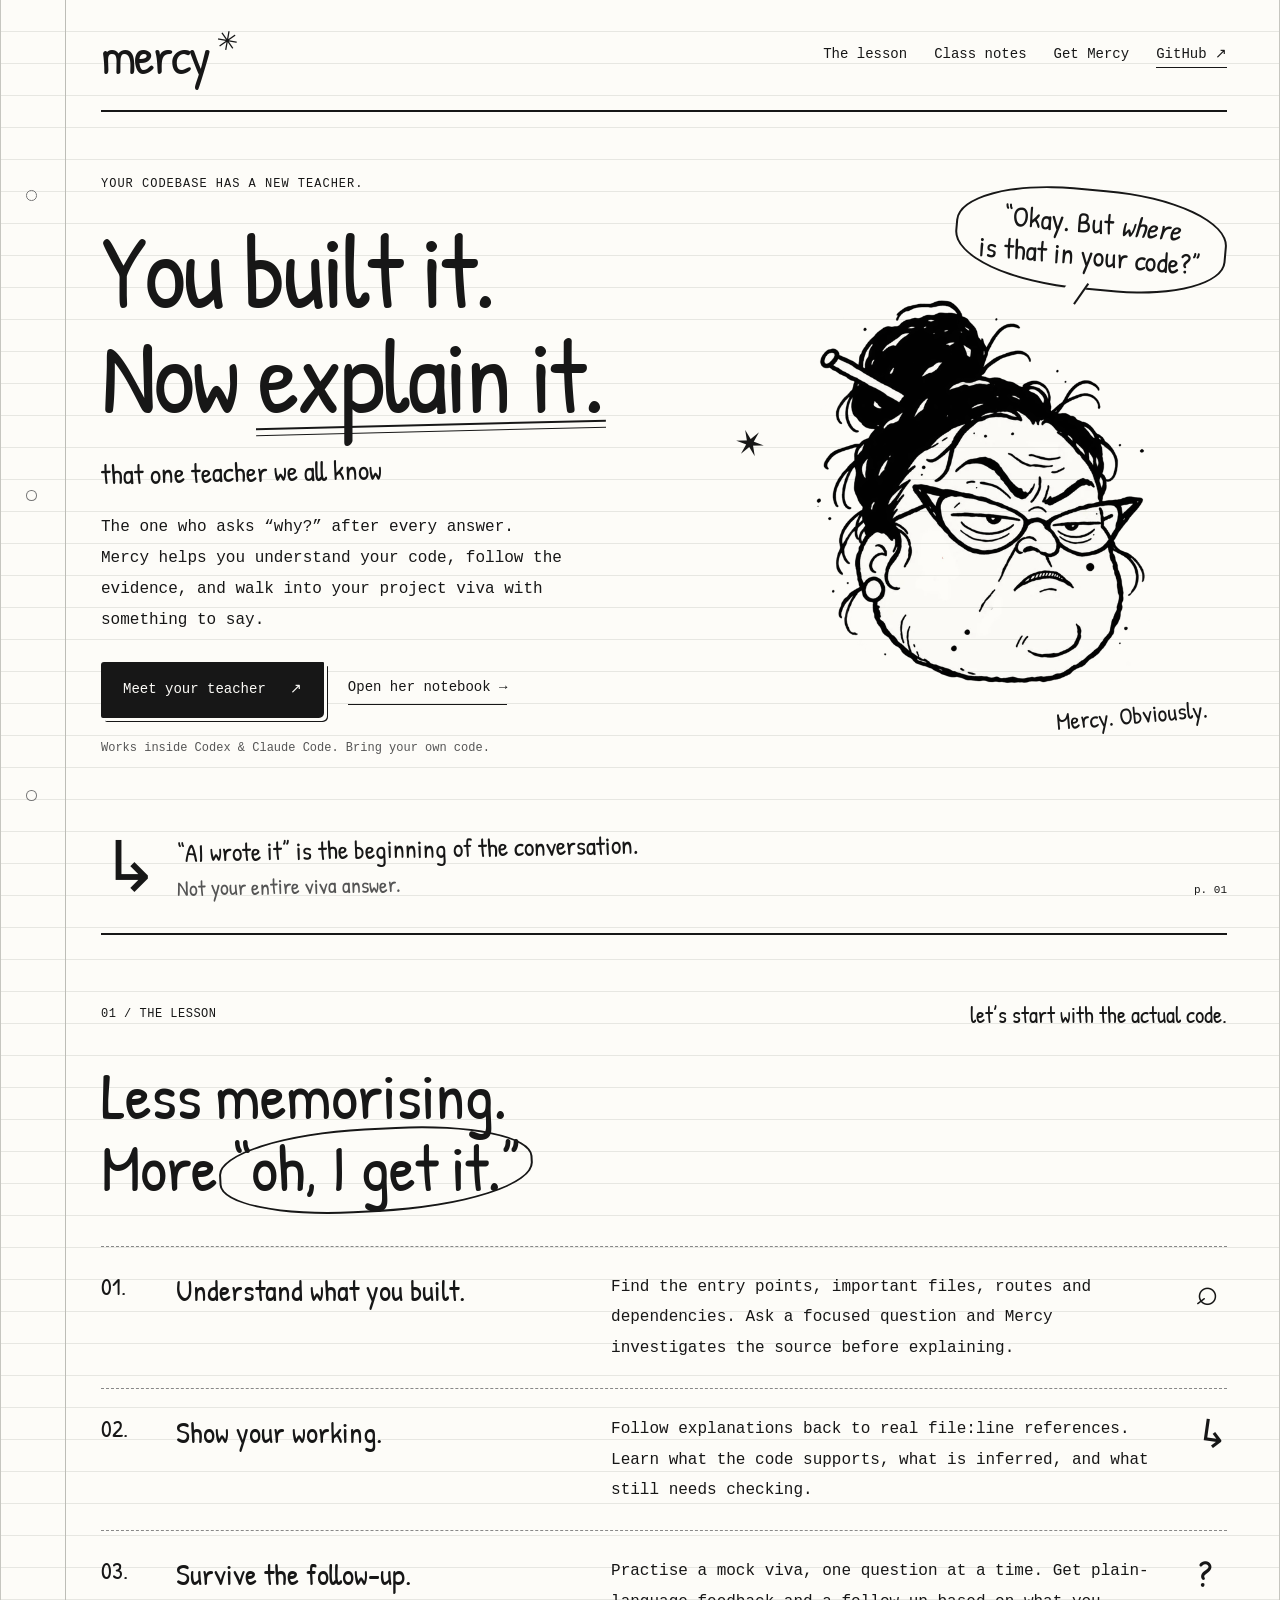
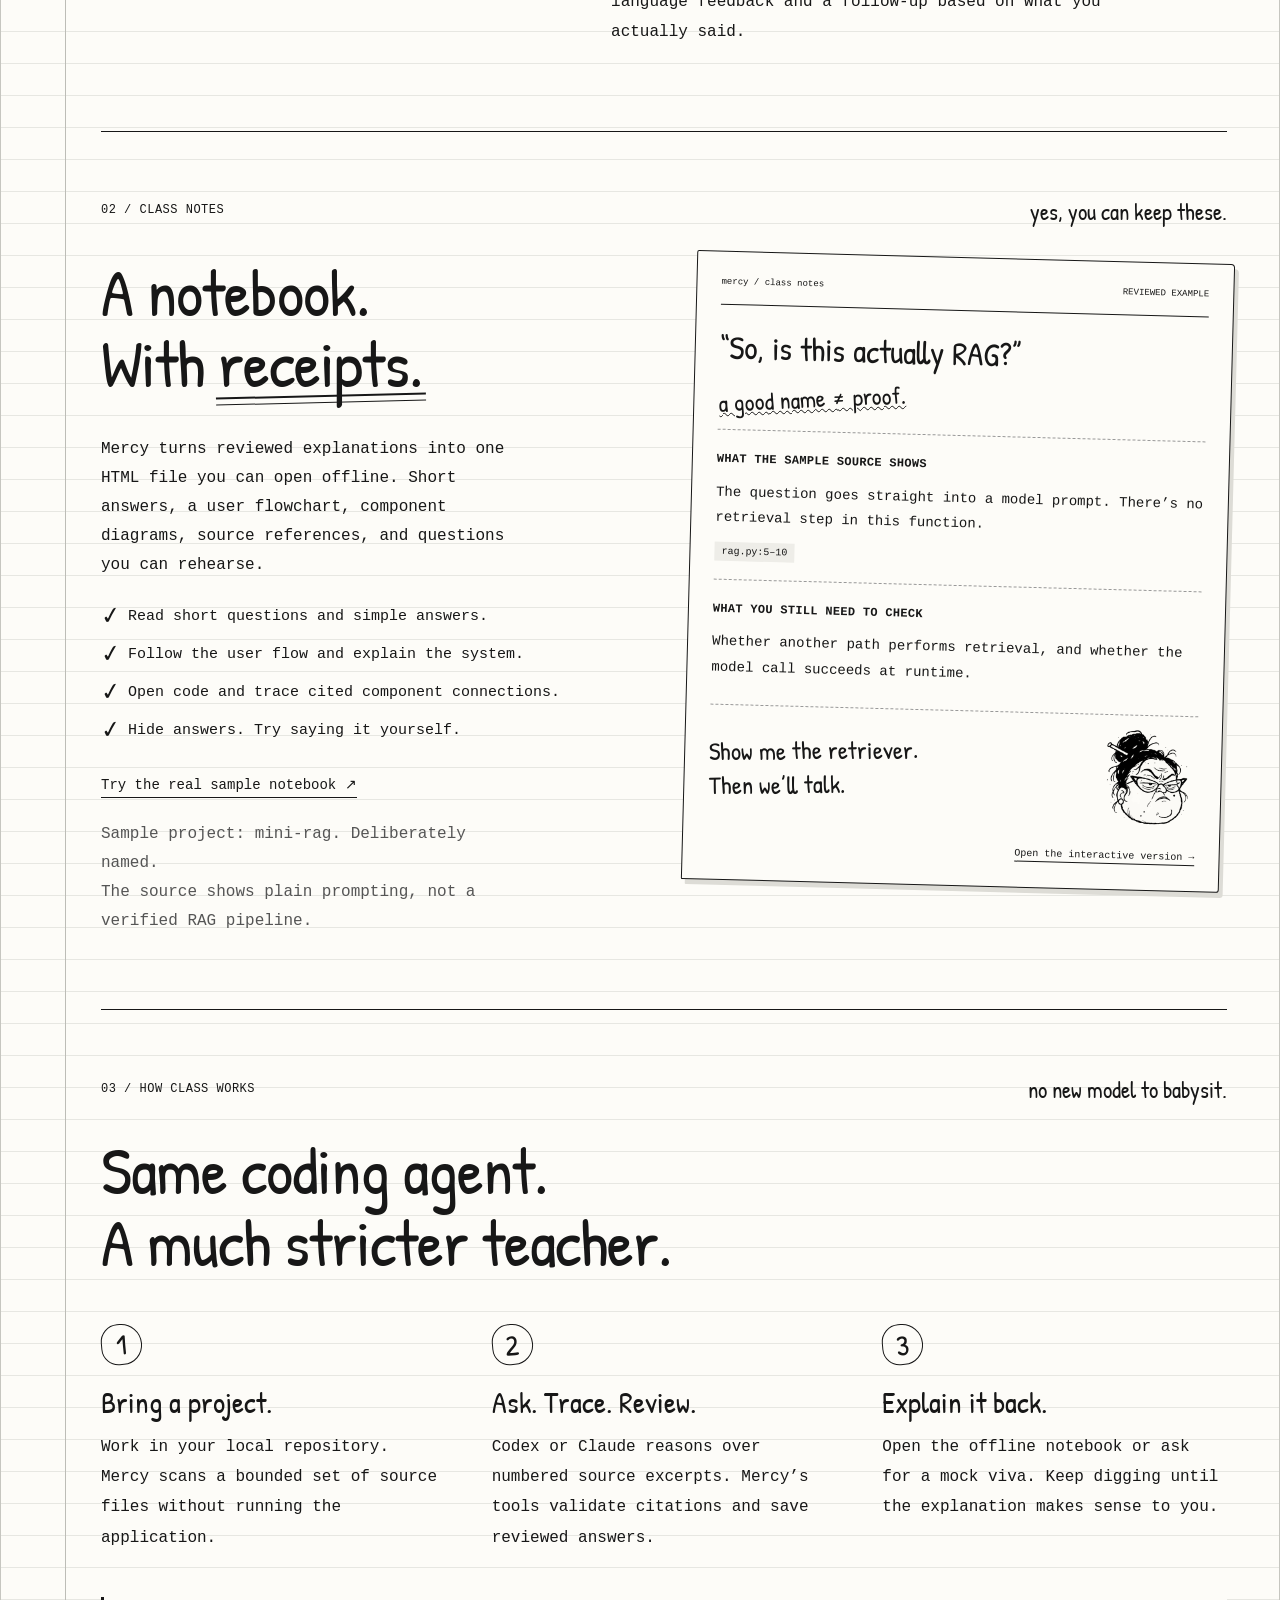
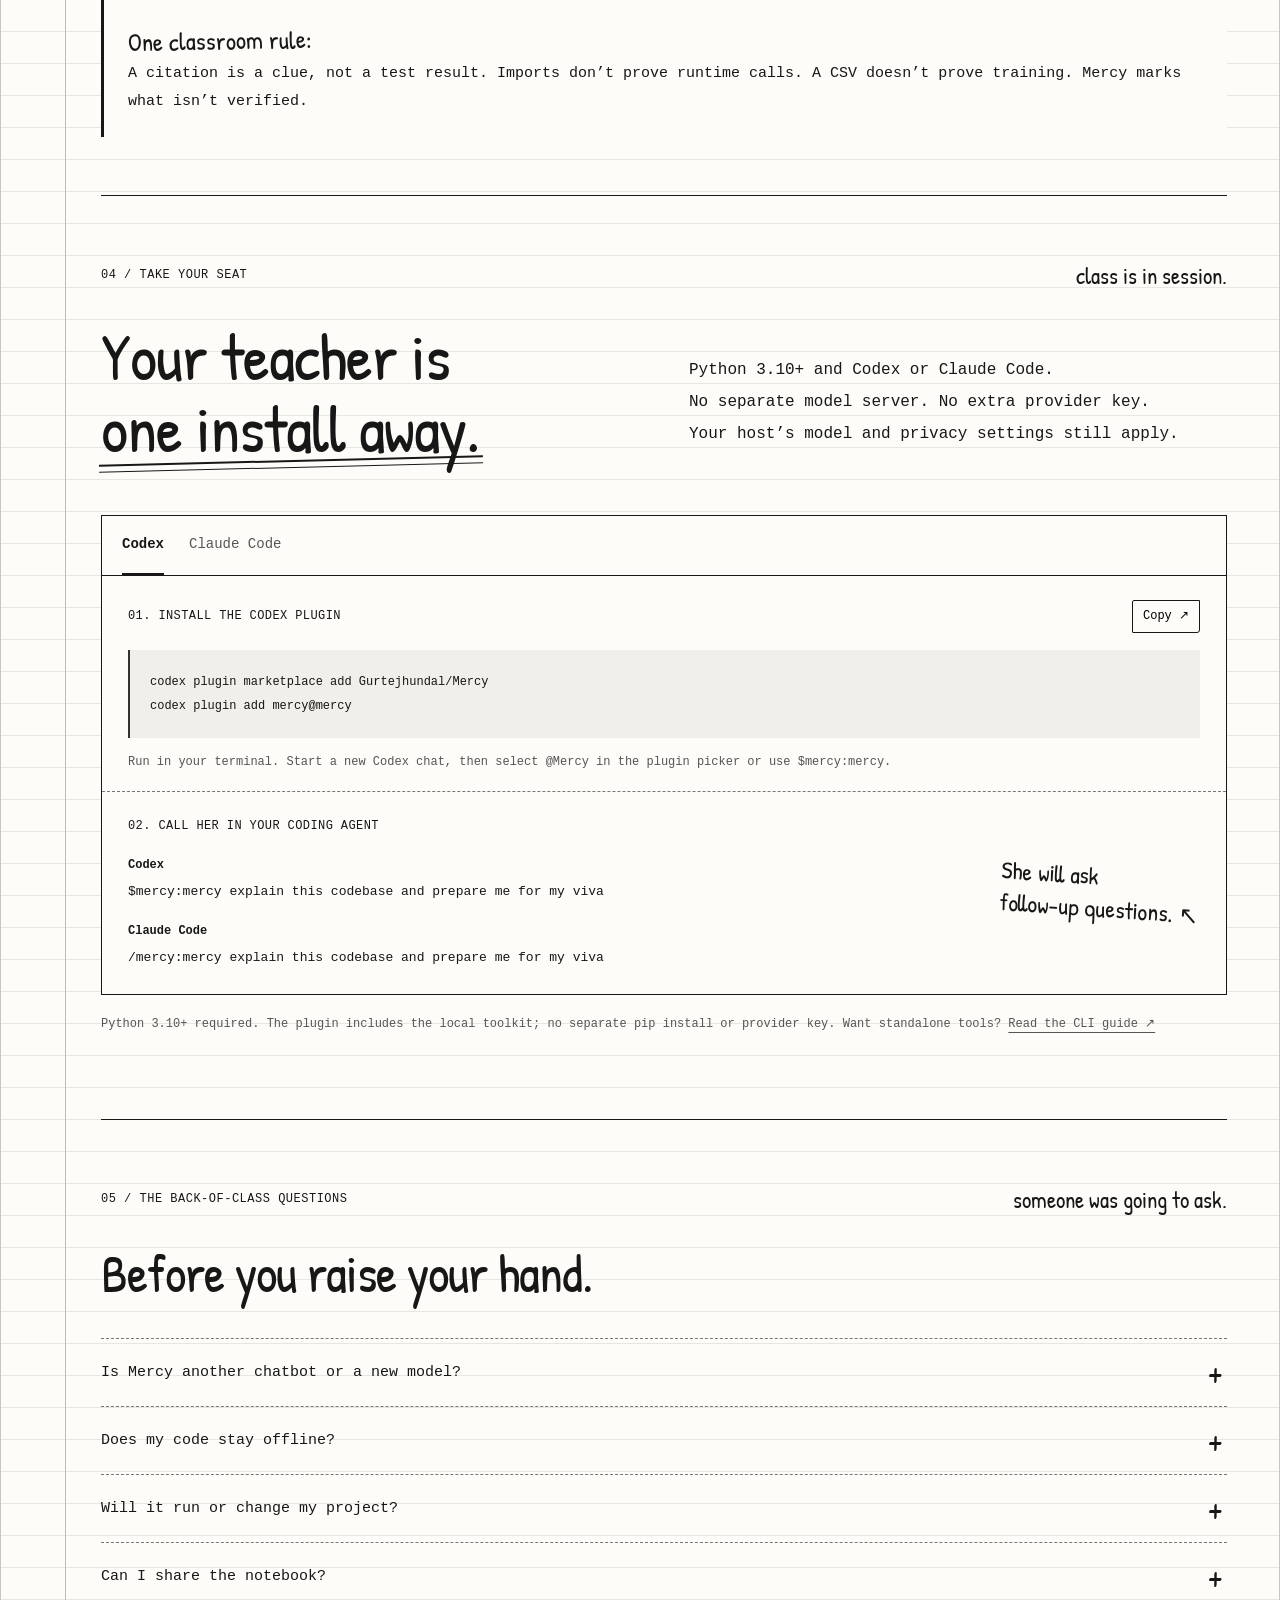
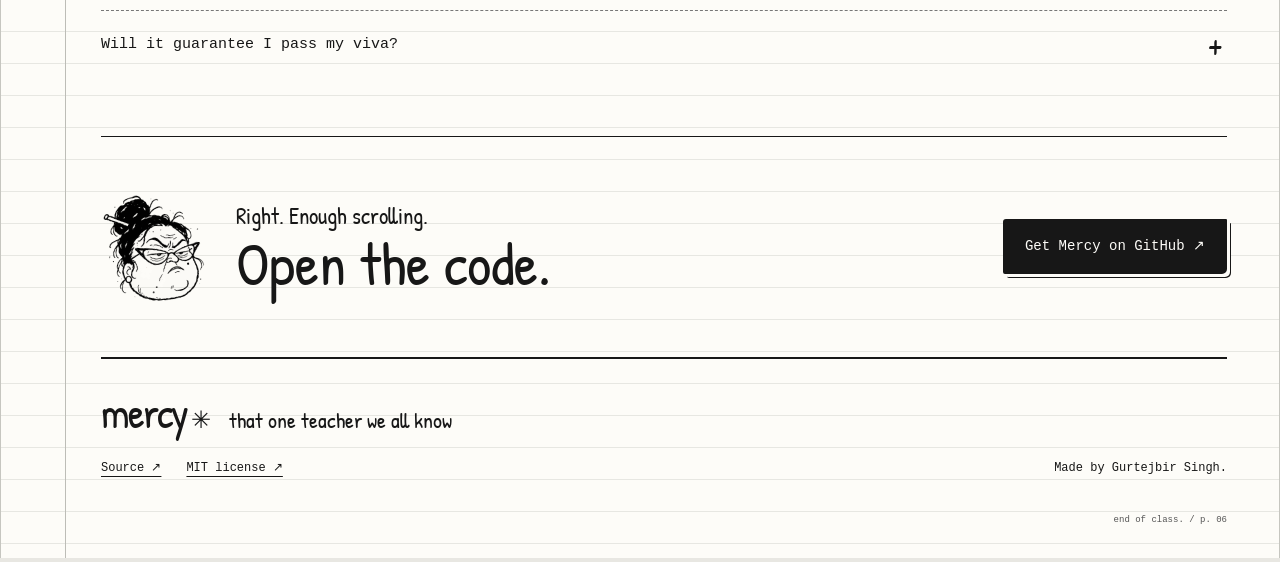
<file: index.html>
<!doctype html>
<html lang="en">
<head>
<meta charset="utf-8">
<meta name="viewport" content="width=device-width, initial-scale=1">
<meta http-equiv="refresh" content="0; url=public/">
<title>Mercy — that one teacher we all know</title>
<link rel="canonical" href="https://gurtejhundal.github.io/Mercy/public/">
</head>
<body><p><a href="public/">Open Mercy — that one teacher we all know</a></p></body>
</html>
</file>
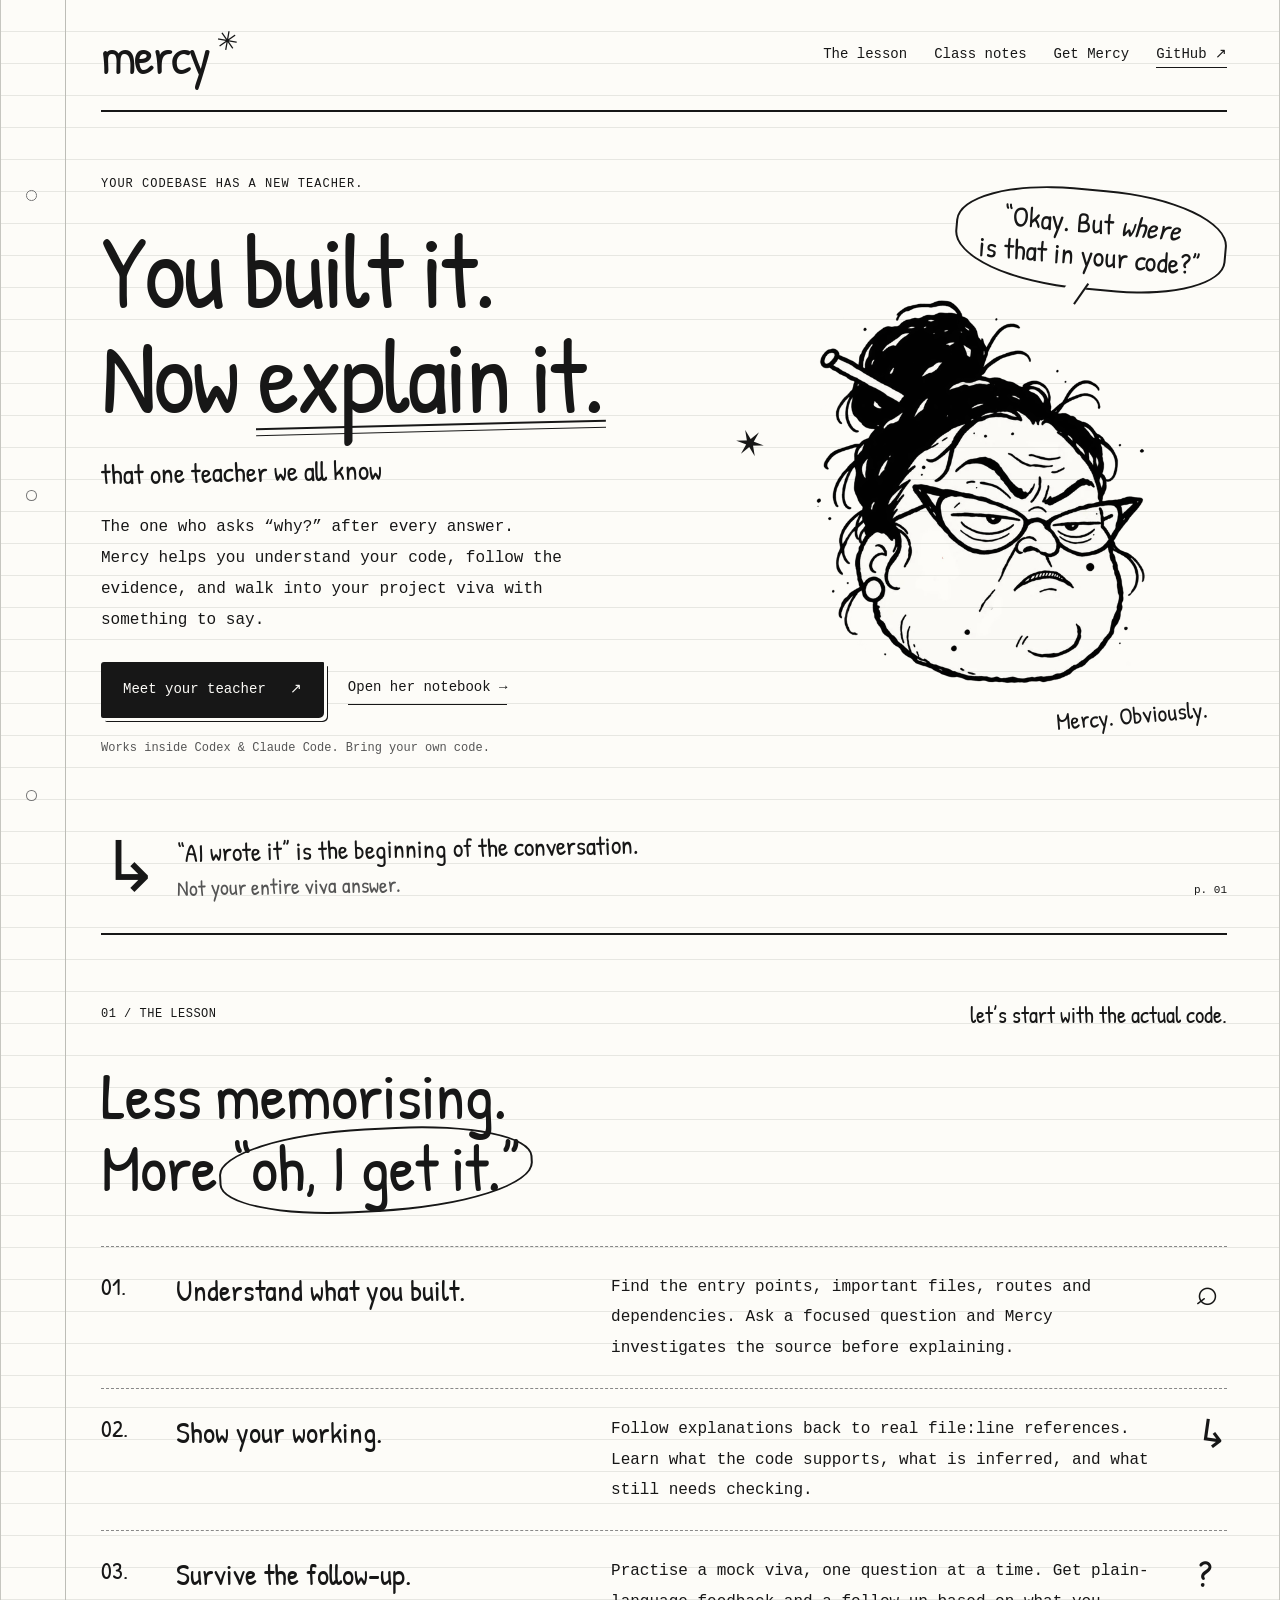
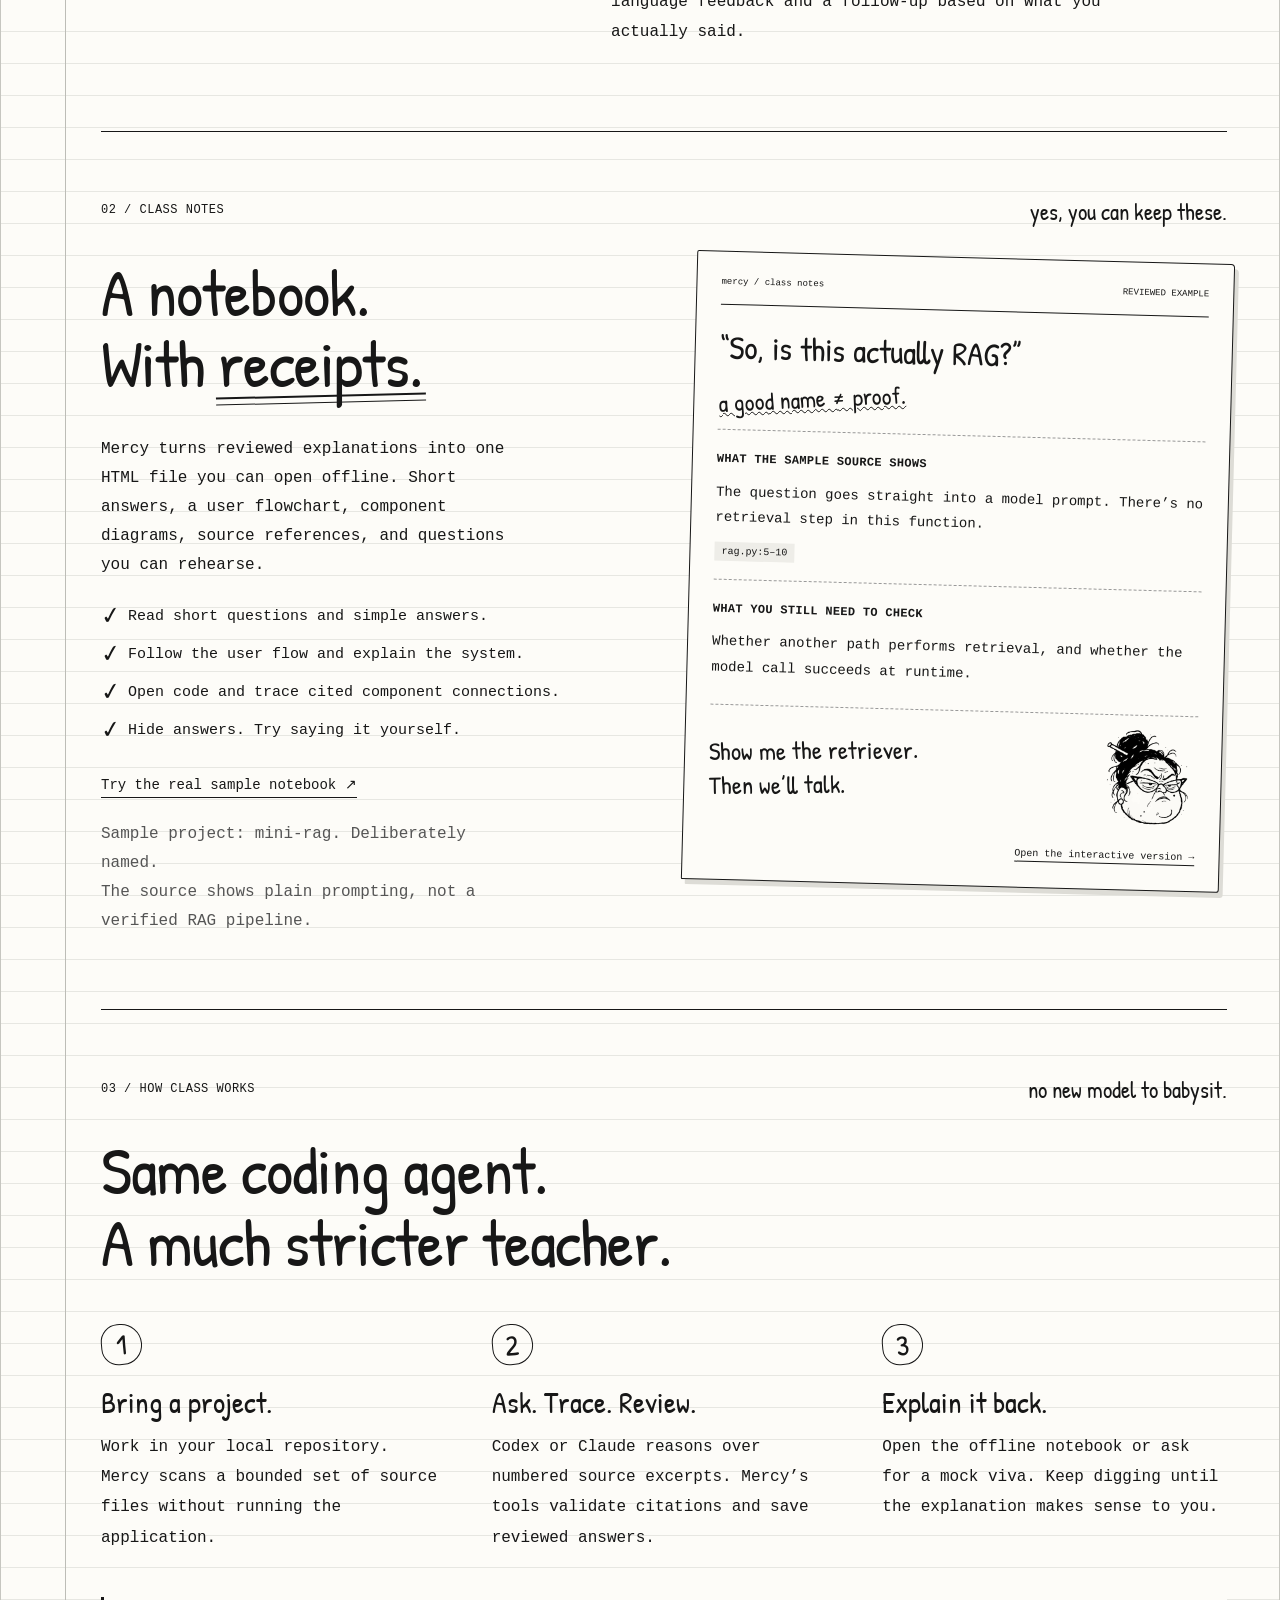
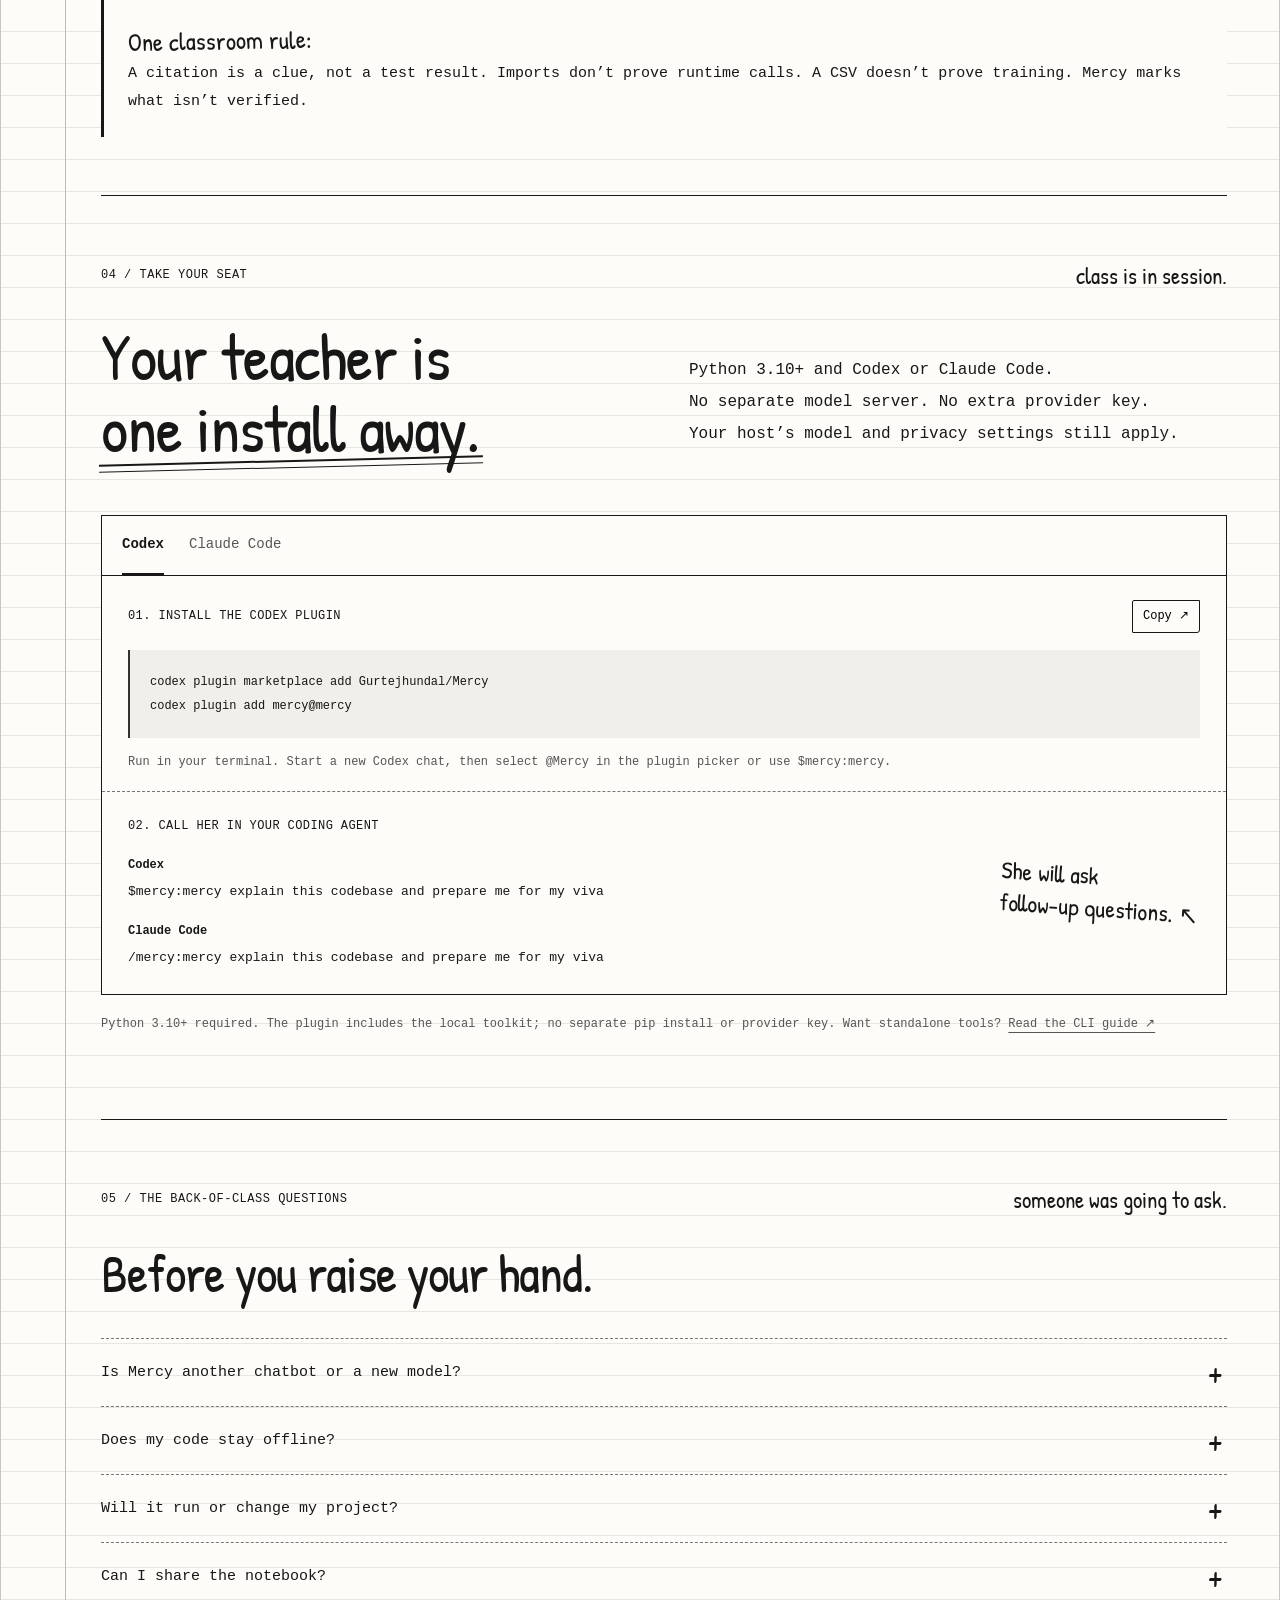
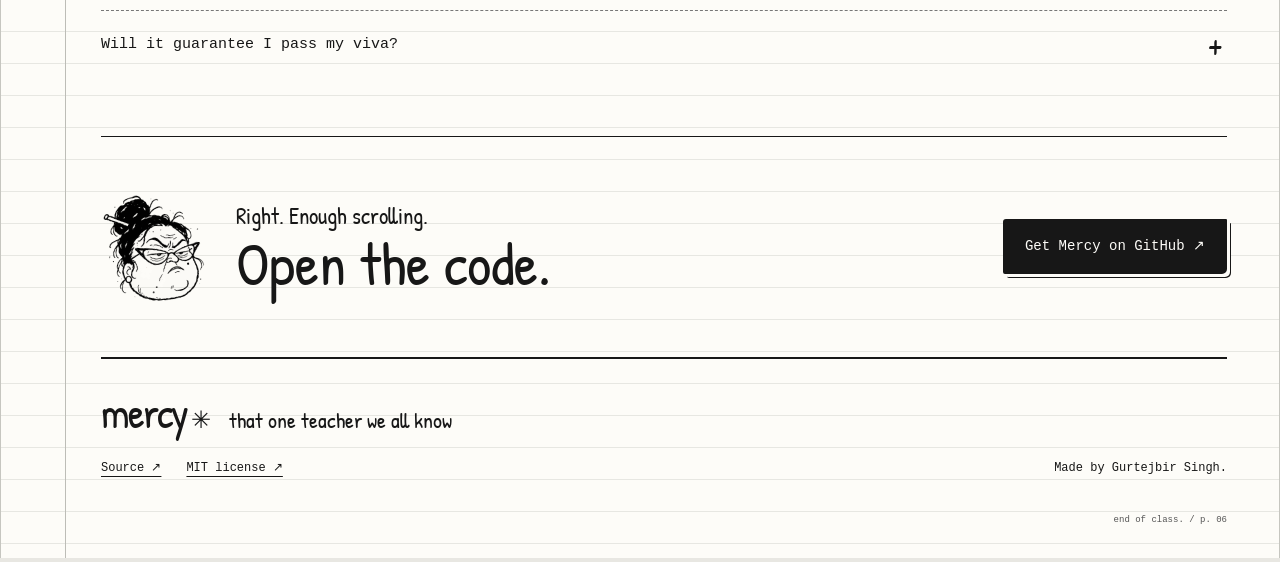
<file: public/index.html>
<!doctype html>
<html lang="en">
<head>
<meta charset="utf-8"><meta name="viewport" content="width=device-width,initial-scale=1">
<meta name="theme-color" content="#fdfcf8">
<title>Mercy — that one teacher we all know</title>
<meta name="description" content="Meet Mercy: that one teacher we all know. A source-grounded codebase tutor and project-viva coach inside Codex and Claude Code. Understand your code. Bring receipts.">
<meta property="og:title" content="Mercy — that one teacher we all know"><meta property="og:description" content="You built it. Now explain it. Your codebase, turned into lessons you can actually defend."><meta property="og:type" content="website"><meta property="og:url" content="https://Gurtejhundal.github.io/Mercy/"><meta property="og:image" content="https://Gurtejhundal.github.io/Mercy/assets/teacher.webp">
<link rel="icon" href="assets/teacher.webp" type="image/webp"><link rel="preload" href="assets/notebook.ttf" as="font" type="font/ttf" crossorigin><link rel="stylesheet" href="style.css"><script src="app.js" defer></script>
</head>
<body>
<a class="skip" href="#main">Skip to the lesson</a>
<div class="notebook">
<header class="site-header"><a href="#" class="wordmark" aria-label="Mercy home">mercy<span class="star" aria-hidden="true">✳</span></a><nav aria-label="Main"><a href="#lesson">The lesson</a><a href="#notes">Class notes</a><a href="#get-mercy">Get Mercy</a><a class="github-link" href="https://github.com/Gurtejhundal/Mercy">GitHub ↗</a></nav></header>
<main id="main">
<section class="hero" aria-labelledby="hero-heading">
<div class="hero-copy"><p class="eyebrow">YOUR CODEBASE HAS A NEW TEACHER.</p><h1 id="hero-heading">You built it.<br>Now <span class="ink-underline">explain it.</span></h1><p class="tagline">that one teacher we all know</p><p class="intro">The one who asks “why?” after every answer.<br>Mercy helps you understand your code, follow the evidence, and walk into your project viva with something to say.</p><div class="hero-actions"><a class="button ink-button" href="#get-mercy">Meet your teacher <span aria-hidden="true">↗</span></a><a class="text-link" href="demo.html">Open her notebook →</a></div><p class="small-note">Works inside Codex &amp; Claude Code. Bring your own code.</p></div>
<div class="teacher-corner"><p class="speech">“Okay. But <em>where</em><br>is that in your code?”</p><img class="teacher" src="assets/teacher.webp" width="620" height="620" alt="Mercy, a deadpan ink-doodle teacher with a messy bun and unimpressed glasses" fetchpriority="high"><span class="teacher-label">Mercy. Obviously.</span><span class="ink-spark" aria-hidden="true">✶</span></div>
</section>
<div class="margin-note"><span class="hand-arrow" aria-hidden="true">↳</span><p>“AI wrote it” is the beginning of the conversation.<br><span>Not your entire viva answer.</span></p><span class="page-number">p. 01</span></div>
<section id="lesson" class="lesson chapter" aria-labelledby="lesson-heading"><div class="chapter-label"><span>01 / THE LESSON</span><span class="handwritten">let’s start with the actual code.</span></div><h2 id="lesson-heading">Less memorising.<br>More <span class="circle-word">“oh, I get it.”</span></h2><div class="lesson-rows"><article><span class="row-number">01.</span><h3>Understand what you built.</h3><p>Find the entry points, important files, routes and dependencies. Ask a focused question and Mercy investigates the source before explaining.</p><span class="row-doodle" aria-hidden="true">⌕</span></article><article><span class="row-number">02.</span><h3>Show your working.</h3><p>Follow explanations back to real <code>file:line</code> references. Learn what the code supports, what is inferred, and what still needs checking.</p><span class="row-doodle" aria-hidden="true">↳</span></article><article><span class="row-number">03.</span><h3>Survive the follow-up.</h3><p>Practise a mock viva, one question at a time. Get plain-language feedback and a follow-up based on what you actually said.</p><span class="row-doodle" aria-hidden="true">?</span></article></div></section>
<section id="notes" class="chapter notes" aria-labelledby="notes-heading"><div class="chapter-label"><span>02 / CLASS NOTES</span><span class="handwritten">yes, you can keep these.</span></div><div class="notes-layout"><div><h2 id="notes-heading">A notebook.<br>With <span class="ink-underline">receipts.</span></h2><p>Mercy turns reviewed explanations into one HTML file you can open offline. Short answers, a user flowchart, component diagrams, source references, and questions you can rehearse.</p><ul class="checklist"><li>Read short questions and simple answers.</li><li>Follow the user flow and explain the system.</li><li>Open code and trace cited component connections.</li><li>Hide answers. Try saying it yourself.</li></ul><a class="text-link" href="demo.html">Try the real sample notebook ↗</a><p class="small-note">Sample project: mini-rag. Deliberately named.<br>The source shows plain prompting, not a verified RAG pipeline.</p></div><div class="sample-sheet"><div class="sheet-header"><span>mercy / class notes</span><span>REVIEWED EXAMPLE</span></div><h3>“So, is this actually RAG?”</h3><p class="handwritten scribble">a good name ≠ proof.</p><div class="example-answer"><b>What the sample source shows</b><p>The question goes straight into a model prompt. There’s no retrieval step in this function.</p><code>rag.py:5–10</code></div><div class="example-answer"><b>What you still need to check</b><p>Whether another path performs retrieval, and whether the model call succeeds at runtime.</p></div><div class="teacher-verdict"><span class="handwritten">Show me the retriever.<br>Then we’ll talk.</span><img src="assets/teacher.webp" width="96" height="96" alt="" loading="lazy"></div><a class="sheet-open" href="demo.html">Open the interactive version →</a></div></div></section>
<section class="chapter workflow" aria-labelledby="workflow-heading"><div class="chapter-label"><span>03 / HOW CLASS WORKS</span><span class="handwritten">no new model to babysit.</span></div><h2 id="workflow-heading">Same coding agent.<br>A much stricter teacher.</h2><div class="workflow-steps"><article><span class="step-bubble">1</span><h3>Bring a project.</h3><p>Work in your local repository. Mercy scans a bounded set of source files without running the application.</p></article><article><span class="step-bubble">2</span><h3>Ask. Trace. Review.</h3><p>Codex or Claude reasons over numbered source excerpts. Mercy’s tools validate citations and save reviewed answers.</p></article><article><span class="step-bubble">3</span><h3>Explain it back.</h3><p>Open the offline notebook or ask for a mock viva. Keep digging until the explanation makes sense to you.</p></article></div><aside class="teacher-rule"><span class="handwritten">One classroom rule:</span><p>A citation is a clue, not a test result. Imports don’t prove runtime calls. A CSV doesn’t prove training. Mercy marks what isn’t verified.</p></aside></section>
<section id="get-mercy" class="chapter setup" aria-labelledby="setup-heading"><div class="chapter-label"><span>04 / TAKE YOUR SEAT</span><span class="handwritten">class is in session.</span></div><div class="setup-heading"><h2 id="setup-heading">Your teacher is<br><span class="ink-underline">one install away.</span></h2><p>Python 3.10+ and Codex or Claude Code.<br>No separate model server. No extra provider key.<br>Your host’s model and privacy settings still apply.</p></div><div class="install-panel"><div class="install-tabs" role="tablist" aria-label="Plugin host"><button type="button" id="tab-this" role="tab" aria-selected="true" aria-controls="install-this" tabindex="0">Codex</button><button type="button" id="tab-another" role="tab" aria-selected="false" aria-controls="install-another" tabindex="-1">Claude Code</button></div><div id="install-this" role="tabpanel" aria-labelledby="tab-this"><div class="code-caption"><span>01. INSTALL THE CODEX PLUGIN</span><button class="copy" type="button" data-copy="setup-this" aria-label="Copy Codex plugin installation commands">Copy ↗</button></div><pre id="setup-this"><code>codex plugin marketplace add Gurtejhundal/Mercy
codex plugin add mercy@mercy</code></pre><p class="code-footnote">Run in your terminal. Start a new Codex chat, then select @Mercy in the plugin picker or use $mercy:mercy.</p></div><div id="install-another" role="tabpanel" aria-labelledby="tab-another" hidden><div class="code-caption"><span>01. INSTALL THE CLAUDE CODE PLUGIN</span><button class="copy" type="button" data-copy="setup-another" aria-label="Copy Claude Code plugin installation commands">Copy ↗</button></div><pre id="setup-another"><code>/plugin marketplace add Gurtejhundal/Mercy
/plugin install mercy@mercy</code></pre><p class="code-footnote">Send each line as a separate prompt inside Claude Code. Then use /mercy:mercy.</p></div><div class="invoke-row"><div><span class="code-caption">02. CALL HER IN YOUR CODING AGENT</span><p><b>Codex</b><code>$mercy:mercy explain this codebase and prepare me for my viva</code></p><p><b>Claude Code</b><code>/mercy:mercy explain this codebase and prepare me for my viva</code></p></div><span class="handwritten">She will ask<br>follow-up questions. ↖</span></div></div><p class="setup-note">Python 3.10+ required. The plugin includes the local toolkit; no separate pip install or provider key. Want standalone tools? <a href="https://github.com/Gurtejhundal/Mercy#full-technical-guide">Read the CLI guide ↗</a></p><p id="copy-status" class="copy-status" aria-live="polite"></p></section>
<section class="chapter faq" aria-labelledby="faq-heading"><div class="chapter-label"><span>05 / THE BACK-OF-CLASS QUESTIONS</span><span class="handwritten">someone was going to ask.</span></div><h2 id="faq-heading">Before you raise your hand.</h2><details><summary>Is Mercy another chatbot or a new model?</summary><p>Mercy is a plugin with a native skill and local evidence toolkit for Codex and Claude Code. Your coding agent supplies the model and reasoning. There’s no additional model server or provider key for this workflow.</p></details><details><summary>Does my code stay offline?</summary><p>The local CLI scans files without making network requests by default, and generated notebooks work offline. When you use Codex or Claude, the host model sees the source context under its own privacy policy. “Local toolkit” does not mean your host model is offline.</p></details><details><summary>Will it run or change my project?</summary><p>Ordinary analysis reads source and writes study artifacts. Running the target application, tests, training, databases, deployments or edits to application code requires a separate request. Skill installation writes the selected local skill files.</p></details><details><summary>Can I share the notebook?</summary><p>Yes, after reviewing it. It contains paths, symbols, routes, scan metadata and reviewed answers. Source previews are off by default. If you request them, the report includes redacted indexed code. Review it carefully: redaction, metadata and explanations can still expose private information.</p></details><details><summary>Will it guarantee I pass my viva?</summary><p>No. Mercy helps you investigate and practise. The scanner is bounded, AI explanations can be wrong, and source citations are not runtime verification. You still need to understand, check and demonstrate your own work.</p></details></section>
<section class="last-word"><img src="assets/teacher.webp" alt="" width="110" height="110" loading="lazy"><div><p class="handwritten">Right. Enough scrolling.</p><h2>Open the code.</h2></div><a class="button ink-button" href="https://github.com/Gurtejhundal/Mercy">Get Mercy on GitHub ↗</a></section>
</main>
<footer><a class="wordmark" href="#">mercy<span aria-hidden="true">✳</span></a><p>that one teacher we all know</p><div><a href="https://github.com/Gurtejhundal/Mercy">Source ↗</a><a href="https://github.com/Gurtejhundal/Mercy/blob/main/LICENSE">MIT license ↗</a><span>Made by Gurtejbir Singh.</span></div><span class="footer-page">end of class. / p. 06</span></footer>
</div>
</body></html>
</file>
<file: public/style.css>
@font-face{font-family:Notebook;src:url('assets/notebook.ttf') format('truetype');font-display:swap}
:root{--ink:#171717;--paper:#fdfcf8;--muted:#555;--rule:#d9d9d3;--hand:Notebook,'Comic Sans MS',cursive;--type:ui-monospace,SFMono-Regular,Consolas,'Liberation Mono',monospace;color-scheme:light}
*{box-sizing:border-box}html{scroll-behavior:smooth;scroll-padding-top:24px}body{margin:0;background:#e8e7e2;color:var(--ink);font-family:var(--type);font-size:15px;line-height:1.8}button,a{-webkit-tap-highlight-color:transparent}a{color:inherit;text-underline-offset:5px}button{font:inherit;cursor:pointer}button:focus-visible,a:focus-visible,summary:focus-visible{outline:2px dashed var(--ink);outline-offset:6px}[hidden]{display:none!important}img{max-width:100%;height:auto}h1,h2,h3,p{margin-top:0}h1,h2,h3{font-family:var(--hand);font-weight:400}button,a{transition:transform .17s,background .17s,color .17s}.notebook{max-width:1300px;margin:auto;position:relative;background-color:var(--paper);background-image:url("data:image/svg+xml,%3Csvg xmlns='http://www.w3.org/2000/svg' width='24' height='32'%3E%3Cpath d='M0 31.5H24' fill='none' stroke='%23deded8' stroke-width='.7'/%3E%3C/svg%3E");border-left:1px solid #c6c6c0;border-right:1px solid #c6c6c0;min-height:100vh}.notebook::before{content:'';position:absolute;top:0;bottom:0;left:64px;width:1px;background:#bdbdb7}.notebook::after{content:'';position:absolute;width:9px;height:9px;border:1.5px solid #777;border-radius:48%;left:25px;top:190px;box-shadow:0 300px 0 -1px var(--paper),0 300px 0 0 #777,0 600px 0 -1px var(--paper),0 600px 0 0 #777;pointer-events:none}.site-header,main,footer{margin-left:100px;margin-right:52px}.site-header{min-height:112px;display:flex;align-items:center;justify-content:space-between;border-bottom:2px solid var(--ink);gap:24px}.wordmark{font:52px/.9 var(--hand);text-decoration:none;letter-spacing:-2px;white-space:nowrap}.star{display:inline-block;font-family:var(--type);font-size:26px;vertical-align:top;margin-left:7px;transform:rotate(10deg)}nav{display:flex;gap:27px;align-items:center;font-size:13px}nav a{text-decoration:none;border-bottom:1px dashed transparent}nav a:hover{border-color:var(--ink)}nav .github-link{border-bottom:1px solid var(--ink)}.skip{position:absolute;left:20px;top:-100px;z-index:8;background:var(--paper);padding:12px}.skip:focus{top:12px}.hero{display:grid;grid-template-columns:1.3fr 1fr;gap:24px;align-items:center;padding:62px 0 40px}.eyebrow{font-size:11px;letter-spacing:1px;margin-bottom:22px}.hero h1{font-size:clamp(72px,8.1vw,112px);line-height:1.02;letter-spacing:-3px;margin-bottom:24px}.ink-underline{position:relative;display:inline-block;isolation:isolate}.ink-underline::after{content:'';position:absolute;bottom:-3px;left:-2px;right:-4px;height:5px;border-top:2px solid var(--ink);border-bottom:1px solid var(--ink);transform:rotate(-1.4deg);z-index:-1}.tagline{font:28px/1.2 var(--hand);margin-bottom:25px;transform:rotate(-1deg)}.intro{font-size:14px;line-height:1.95;max-width:530px;margin-bottom:26px}.hero-actions{display:flex;align-items:center;flex-wrap:wrap;gap:24px}.button{display:inline-flex;align-items:center;justify-content:center;gap:24px;text-decoration:none;padding:13px 20px;font-size:13px;border:2px solid var(--ink);border-radius:3px 1px 5px 2px;min-height:48px}.ink-button{background:var(--ink);color:var(--paper);box-shadow:3px 3px 0 var(--paper),4px 4px 0 var(--ink)}.ink-button:hover{transform:translate(-1px,-2px) rotate(-.5deg)}.text-link{font-size:12px;text-decoration:none;border-bottom:1px solid var(--ink);padding-bottom:4px}.text-link:hover{transform:rotate(-1deg)}.small-note{font-size:10px;color:var(--muted);line-height:1.8;margin-top:20px}.teacher-corner{position:relative;text-align:center;padding-top:80px;align-self:stretch;display:flex;flex-direction:column;justify-content:center}.teacher{width:390px;align-self:center;mix-blend-mode:multiply;transform:rotate(2deg)}.speech{position:absolute;top:15px;right:0;font:29px/1.15 var(--hand);padding:15px 23px;border:2px solid var(--ink);border-radius:42% 46% 39% 48%;transform:rotate(5deg);background:var(--paper);z-index:1}.speech::after{content:'';position:absolute;bottom:-15px;left:42%;height:25px;width:16px;border-right:2px solid var(--ink);transform:rotate(30deg);background:var(--paper)}.teacher-label{font:24px var(--hand);align-self:flex-end;transform:rotate(-5deg);padding-right:20px;margin-top:12px}.ink-spark{position:absolute;left:-12px;top:40%;font-size:37px;transform:rotate(-20deg)}.margin-note{display:flex;align-items:center;gap:17px;padding:20px 0 32px;border-bottom:2px solid var(--ink)}.margin-note p{font:26px/1.3 var(--hand);margin:0;transform:rotate(-1deg)}.margin-note p span{font-size:22px;color:var(--muted)}.hand-arrow{font:70px var(--hand);line-height:1}.page-number{margin-left:auto;font-size:11px;align-self:flex-end}.chapter{padding:64px 0 58px;border-bottom:1px solid var(--ink);scroll-margin-top:20px}.chapter-label{display:flex;justify-content:space-between;align-items:center;gap:20px;font-size:11px;letter-spacing:.5px;margin-bottom:30px}.handwritten{font-family:var(--hand);font-size:23px;line-height:1.35;letter-spacing:0}.chapter h2{font-size:clamp(48px,5.2vw,68px);line-height:1.08;letter-spacing:-1px;margin-bottom:35px}.circle-word{position:relative;display:inline-block}.circle-word::before{content:'';position:absolute;inset:-4px -14px -8px -12px;border:2px solid var(--ink);border-radius:47% 43% 50% 42%;transform:rotate(-3deg);pointer-events:none}.lesson-rows{margin-top:42px}.lesson-rows article{display:grid;grid-template-columns:55px 1.1fr 1.5fr 30px;gap:20px;align-items:start;border-top:1px dashed #888;padding:25px 0}.lesson-rows h3{font-size:30px;line-height:1.2;margin:0}.lesson-rows p{font-size:13px;line-height:1.9;margin:0}.row-number{font:24px var(--hand);line-height:1.2}.row-doodle{font:38px/1 var(--hand);transform:rotate(8deg)}.notes-layout{display:grid;grid-template-columns:1fr 1.05fr;gap:76px;align-items:start}.notes-layout>div>p{font-size:13px;max-width:430px}.checklist{list-style:none;padding:0;font-size:12px;line-height:1.8;margin:24px 0 27px}.checklist li{position:relative;padding-left:27px;margin:11px 0}.checklist li::before{content:'✓';position:absolute;left:0;font:24px/1 var(--hand);transform:rotate(-8deg)}.sample-sheet{background:var(--paper);border:1.5px solid var(--ink);border-radius:2px 4px 3px 1px;padding:24px;transform:rotate(1.5deg);box-shadow:4px 5px 0 #dddcd6}.sheet-header{display:flex;justify-content:space-between;gap:12px;padding-bottom:14px;border-bottom:1px solid var(--ink);font-size:9px;line-height:1.5}.sample-sheet h3{font-size:33px;line-height:1.2;margin:23px 0 5px}.sample-sheet .scribble{font-size:24px;transform:rotate(-4deg);margin-bottom:25px;text-decoration:underline;text-decoration-style:wavy;text-decoration-thickness:1px}.example-answer{border-top:1px dashed #999;padding:16px 0;font-size:12px;line-height:1.8}.example-answer b{font-size:10px;letter-spacing:.3px;text-transform:uppercase}.example-answer p{margin:8px 0}.example-answer code{font-size:10px;background:#eeede8;padding:4px 7px}.teacher-verdict{display:flex;align-items:center;justify-content:space-between;border-top:1px dashed #999;padding:13px 0}.teacher-verdict .handwritten{font-size:25px;transform:rotate(-2deg)}.teacher-verdict img{mix-blend-mode:multiply}.sheet-open{display:block;text-align:right;font-size:10px;padding-top:10px}.workflow-steps{display:grid;grid-template-columns:repeat(3,minmax(0,1fr));gap:46px;margin-top:45px}.step-bubble{display:inline-grid;place-items:center;border:1.5px solid var(--ink);border-radius:43% 51% 48% 42%;width:41px;height:41px;font:29px var(--hand);transform:rotate(-5deg);margin-bottom:20px}.workflow-steps h3{font-size:30px;margin-bottom:12px;line-height:1.15}.workflow-steps p{font-size:12px;line-height:1.9}.teacher-rule{margin-top:28px;padding:20px 24px;border-left:3px solid var(--ink);background:var(--paper)}.teacher-rule .handwritten{display:block;transform:rotate(-1deg);font-size:25px}.teacher-rule p{font-size:12px;line-height:1.9;margin:9px 0 0}.setup-heading{display:grid;grid-template-columns:1fr 1fr;gap:50px;align-items:center}.setup-heading p{font-size:12px;line-height:2}.install-panel{background:var(--paper);border:1.5px solid var(--ink);margin-top:15px}.install-tabs{display:flex;border-bottom:1px solid var(--ink);padding:0 20px;gap:25px}.install-tabs button{background:none;border:0;border-bottom:2px solid transparent;padding:16px 0;font-size:12px;color:var(--muted)}.install-tabs button[aria-selected=true]{border-color:var(--ink);color:var(--ink);font-weight:bold}.install-panel [role=tabpanel]{padding:24px 26px 17px}.code-caption{font-size:10px;letter-spacing:.4px;display:flex;align-items:center;justify-content:space-between;gap:10px}.copy{border:1px solid var(--ink);background:transparent;padding:5px 10px;font-size:10px;border-radius:2px 0 3px 1px}.copy:hover{background:var(--ink);color:var(--paper)}pre{overflow:auto;font:12px/2 var(--type);margin:17px 0 14px;padding:20px;background:#f0efea;border-left:2px solid #333;tab-size:2;white-space:pre}.code-footnote{font-size:10px;color:var(--muted);margin:0}.invoke-row{display:flex;justify-content:space-between;gap:35px;border-top:1px dashed #777;padding:24px 26px}.invoke-row p{margin:17px 0 0;font-size:11px}.invoke-row b{display:block;font-size:10px;margin-bottom:4px}.invoke-row code{font-size:11px;overflow-wrap:anywhere}.invoke-row>.handwritten{font-size:24px;align-self:center;transform:rotate(4deg);min-width:145px}.setup-note{font-size:10px;margin:19px 0 0;color:var(--muted)}.copy-status{font-size:11px;margin:6px 0 0;min-height:20px}.faq h2{font-size:53px}.faq details{border-top:1px dashed #777}.faq summary{padding:20px 33px 20px 0;font-size:14px;cursor:pointer;list-style:none;position:relative}.faq summary::-webkit-details-marker{display:none}.faq summary::after{content:'+';position:absolute;right:4px;top:12px;font:31px var(--hand)}.faq details[open] summary::after{content:'−'}.faq details p{max-width:820px;font-size:12px;padding:0 40px 16px 0;line-height:1.95;margin:0}.last-word{padding:55px 0;display:flex;align-items:center;justify-content:space-between;gap:25px}.last-word img{mix-blend-mode:multiply;transform:rotate(-7deg)}.last-word>div{margin-right:auto}.last-word p{margin-bottom:2px;font-size:23px}.last-word h2{font-size:60px;line-height:1;margin:0}footer{border-top:2px solid var(--ink);padding:35px 0 30px;position:relative}footer .wordmark{font-size:42px}footer .wordmark span{font:24px var(--type);margin-left:4px}footer>p{display:inline-block;font:22px var(--hand);margin:0 0 0 20px}footer>div{display:flex;gap:25px;font-size:10px;margin-top:20px}footer>div span{margin-left:auto}.footer-page{display:block;font-size:9px;color:var(--muted);text-align:right;margin-top:32px}
@media(max-width:1000px){.site-header,main,footer{margin-left:85px;margin-right:35px}.hero{grid-template-columns:1.2fr 1fr;gap:10px}.hero h1{font-size:85px}.speech{font-size:25px;right:-5px}.hero-actions{gap:20px}.notes-layout{gap:40px}.lesson-rows article{grid-template-columns:35px 1fr 1.3fr 20px;gap:16px}.lesson-rows h3{font-size:27px}.workflow-steps{gap:25px}nav{gap:18px;font-size:11px}.invoke-row>.handwritten{display:none}.last-word h2{font-size:51px}.last-word .button{font-size:11px;padding:12px}}
@media(max-width:760px){body{font-size:14px}.notebook{border:0}.notebook::before{left:21px}.notebook::after{display:none}.site-header,main,footer{margin-left:39px;margin-right:22px}.site-header{min-height:105px;flex-wrap:wrap;gap:16px;padding:23px 0 17px}.wordmark{font-size:42px}nav{gap:15px;flex-wrap:wrap;font-size:10px}.hero{grid-template-columns:minmax(0,1fr);padding-top:37px;gap:10px}.eyebrow{font-size:9px;letter-spacing:.5px;margin-bottom:17px}.hero h1{font-size:clamp(65px,15vw,100px);letter-spacing:-2px}.tagline{font-size:26px}.intro{font-size:12px}.hero-actions{gap:22px}.button{font-size:11px;padding:12px 16px}.text-link{font-size:11px}.teacher-corner{padding-top:60px;max-width:360px;width:100%;margin:12px auto 0;min-height:350px}.teacher{width:280px}.speech{font-size:24px;top:0;right:-3px}.teacher-label{font-size:22px;padding-right:5px}.ink-spark{left:0;top:40%;font-size:30px}.small-note{font-size:9px}.margin-note{gap:11px;padding:5px 0 25px}.margin-note p{font-size:21px}.margin-note p span{font-size:19px}.hand-arrow{font-size:48px}.page-number{font-size:9px;white-space:nowrap}.chapter{padding:40px 0}.chapter-label{font-size:9px;gap:12px;margin-bottom:25px;align-items:flex-start}.chapter-label .handwritten{font-size:19px;text-align:right;max-width:160px}.chapter h2{font-size:48px;margin-bottom:26px}.circle-word::before{inset:-3px -6px -6px -7px}.lesson-rows{margin-top:30px}.lesson-rows article{grid-template-columns:31px 1fr 21px;gap:10px;padding:22px 0}.lesson-rows h3{font-size:28px;grid-column:2}.lesson-rows p{font-size:12px;grid-column:2;grid-row:2}.row-number{font-size:23px}.row-doodle{grid-column:3;grid-row:1;font-size:30px}.notes-layout{grid-template-columns:minmax(0,1fr);gap:32px}.notes-layout>div>p{font-size:12px}.checklist{font-size:11px}.sample-sheet{padding:19px;transform:rotate(.6deg);margin:0 3px 0 0}.sheet-header{font-size:8px}.sample-sheet h3{font-size:32px}.workflow-steps{grid-template-columns:1fr;gap:20px;margin-top:30px}.workflow-steps article{display:grid;grid-template-columns:40px 1fr;gap:4px 17px}.step-bubble{grid-row:1/3;width:35px;height:35px;font-size:25px;margin-top:2px}.workflow-steps h3{font-size:29px;margin:0}.workflow-steps p{grid-column:2;font-size:12px;margin-bottom:0}.teacher-rule{padding:15px 17px;margin-top:30px}.teacher-rule p{font-size:11px}.setup-heading{grid-template-columns:1fr;gap:0}.setup-heading p{font-size:11px;margin-bottom:20px}.install-tabs{padding:0 15px;gap:18px}.install-tabs button{font-size:10px}.install-panel [role=tabpanel]{padding:20px 15px 16px}.code-caption{font-size:9px}.copy{font-size:9px;padding:5px 8px}pre{font-size:10px;padding:13px;line-height:2.1;margin-top:13px}.code-footnote{font-size:9px}.invoke-row{padding:20px 15px}.invoke-row code{font-size:10px}.setup-note{font-size:9px}.faq summary{font-size:12px;line-height:1.8;padding-top:18px;padding-bottom:18px}.faq details p{font-size:11px;padding-right:20px}.last-word{flex-wrap:wrap;padding:35px 0;gap:12px}.last-word img{width:72px}.last-word h2{font-size:44px}.last-word p{font-size:19px}.last-word .button{margin-top:15px}.last-word>div{margin-right:0}footer>p{display:block;margin:13px 0 0;font-size:20px}footer>div{gap:14px;flex-wrap:wrap;font-size:9px}footer>div span{margin-left:0;flex-basis:100%}.footer-page{font-size:8px;margin-top:23px}}
@media(prefers-reduced-motion:reduce){html{scroll-behavior:auto}*,*::before,*::after{animation:none!important;transition:none!important}}
/* Readable lesson copy; the small type is reserved for notebook metadata. */
body{font-size:16px}nav{font-size:14px}.intro,.lesson-rows p,.notes-layout>div>p,.workflow-steps p,.setup-heading p,.faq details p{font-size:16px}.checklist,.teacher-rule p,.faq summary{font-size:15px}.text-link,.button{font-size:14px}.small-note,.code-footnote,.setup-note{font-size:12px}.eyebrow,.chapter-label{font-size:12px}.code-caption{font-size:12px}.install-tabs button{font-size:14px}.invoke-row b{font-size:12px}.invoke-row code{font-size:13px}.copy{font-size:12px}.sample-sheet .example-answer{font-size:14px}.example-answer b{font-size:12px}footer>div{font-size:12px}
@media(max-width:760px){nav{font-size:11px;gap:14px}.intro,.lesson-rows p,.notes-layout>div>p,.workflow-steps p,.setup-heading p,.faq details p{font-size:14px}.checklist,.teacher-rule p,.faq summary{font-size:14px}.chapter-label,.eyebrow{font-size:10px}.text-link,.button{font-size:12px}.small-note,.code-footnote,.setup-note{font-size:11px}.install-tabs button{font-size:12px}.code-caption,.copy{font-size:10px}.invoke-row code{font-size:11px}.invoke-row b{font-size:11px}footer>div{font-size:11px}}
</file>
